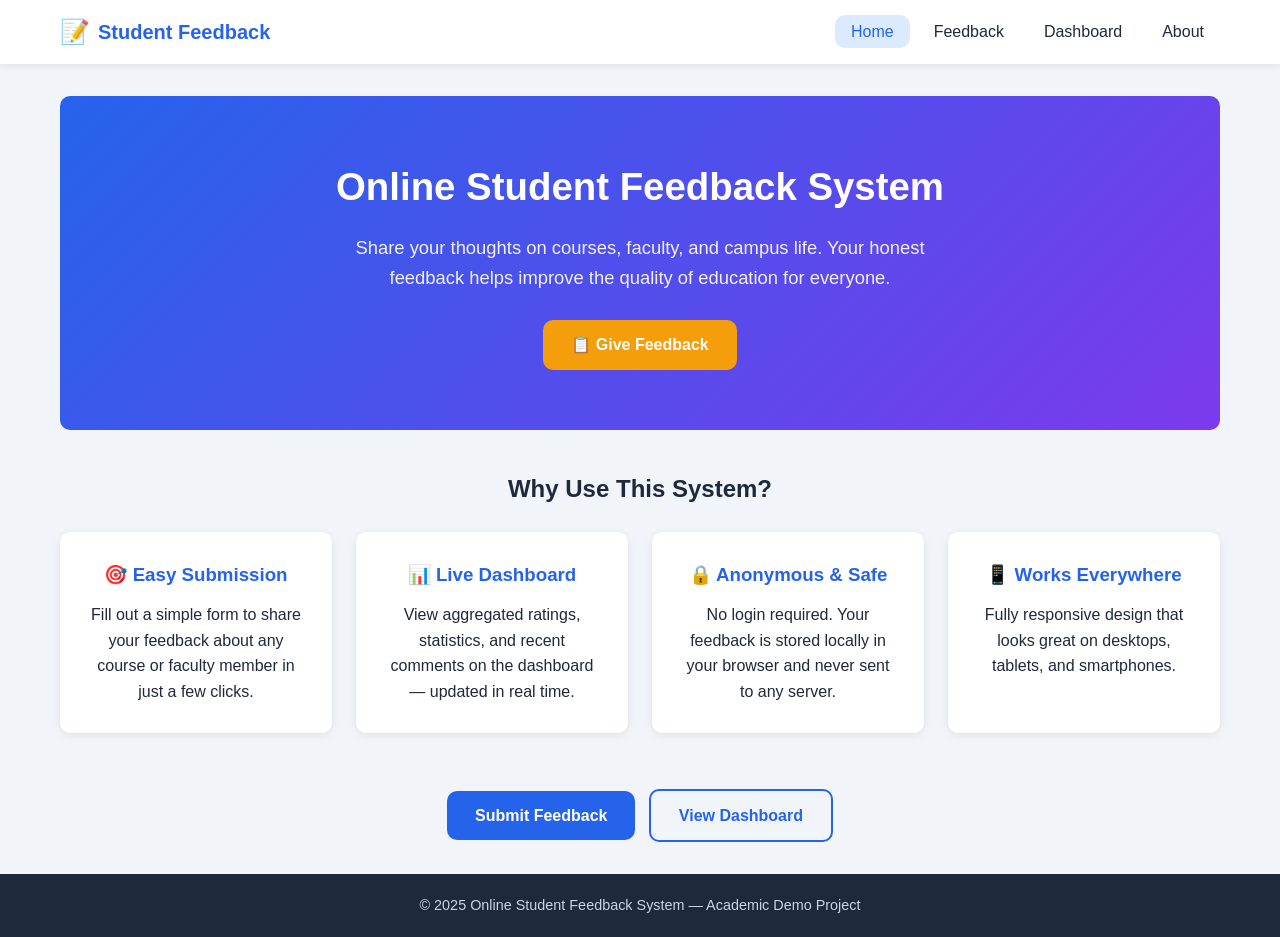
<file: index.html>
<!DOCTYPE html>
<html lang="en">
<head>
  <meta charset="UTF-8" />
  <meta name="viewport" content="width=device-width, initial-scale=1.0" />
  <title>Home — Online Student Feedback System</title>
  <link rel="stylesheet" href="style.css" />
</head>
<body>
  <!-- ======== Navigation ======== -->
  <nav class="navbar">
    <div class="nav-container">
      <a href="index.html" class="nav-brand">
        <span>📝</span> Student Feedback
      </a>
      <button class="nav-toggle" onclick="toggleNav()" aria-label="Toggle menu">☰</button>
      <ul class="nav-links" id="navLinks">
        <li><a href="index.html">Home</a></li>
        <li><a href="feedback.html">Feedback</a></li>
        <li><a href="dashboard.html">Dashboard</a></li>
        <li><a href="about.html">About</a></li>
      </ul>
    </div>
  </nav>

  <!-- ======== Hero Section ======== -->
  <main class="main-content">
    <section class="hero">
      <h1>Online Student Feedback System</h1>
      <p>
        Share your thoughts on courses, faculty, and campus life.
        Your honest feedback helps improve the quality of education for everyone.
      </p>
      <a href="feedback.html" class="btn btn-accent">📋 Give Feedback</a>
    </section>

    <!-- ======== Features ======== -->
    <h2 class="text-center mb-3">Why Use This System?</h2>
    <div class="card-grid">
      <div class="card text-center">
        <h3>🎯 Easy Submission</h3>
        <p>Fill out a simple form to share your feedback about any course or faculty member in just a few clicks.</p>
      </div>
      <div class="card text-center">
        <h3>📊 Live Dashboard</h3>
        <p>View aggregated ratings, statistics, and recent comments on the dashboard — updated in real time.</p>
      </div>
      <div class="card text-center">
        <h3>🔒 Anonymous &amp; Safe</h3>
        <p>No login required. Your feedback is stored locally in your browser and never sent to any server.</p>
      </div>
      <div class="card text-center">
        <h3>📱 Works Everywhere</h3>
        <p>Fully responsive design that looks great on desktops, tablets, and smartphones.</p>
      </div>
    </div>

    <!-- ======== Quick Links ======== -->
    <section class="text-center mt-3">
      <a href="feedback.html" class="btn btn-primary">Submit Feedback</a>
      &nbsp;
      <a href="dashboard.html" class="btn btn-outline">View Dashboard</a>
    </section>
  </main>

  <!-- ======== Footer ======== -->
  <footer class="footer">
    <p>&copy; 2025 Online Student Feedback System — Academic Demo Project</p>
  </footer>

  <script src="script.js"></script>
</body>
</html>
</file>
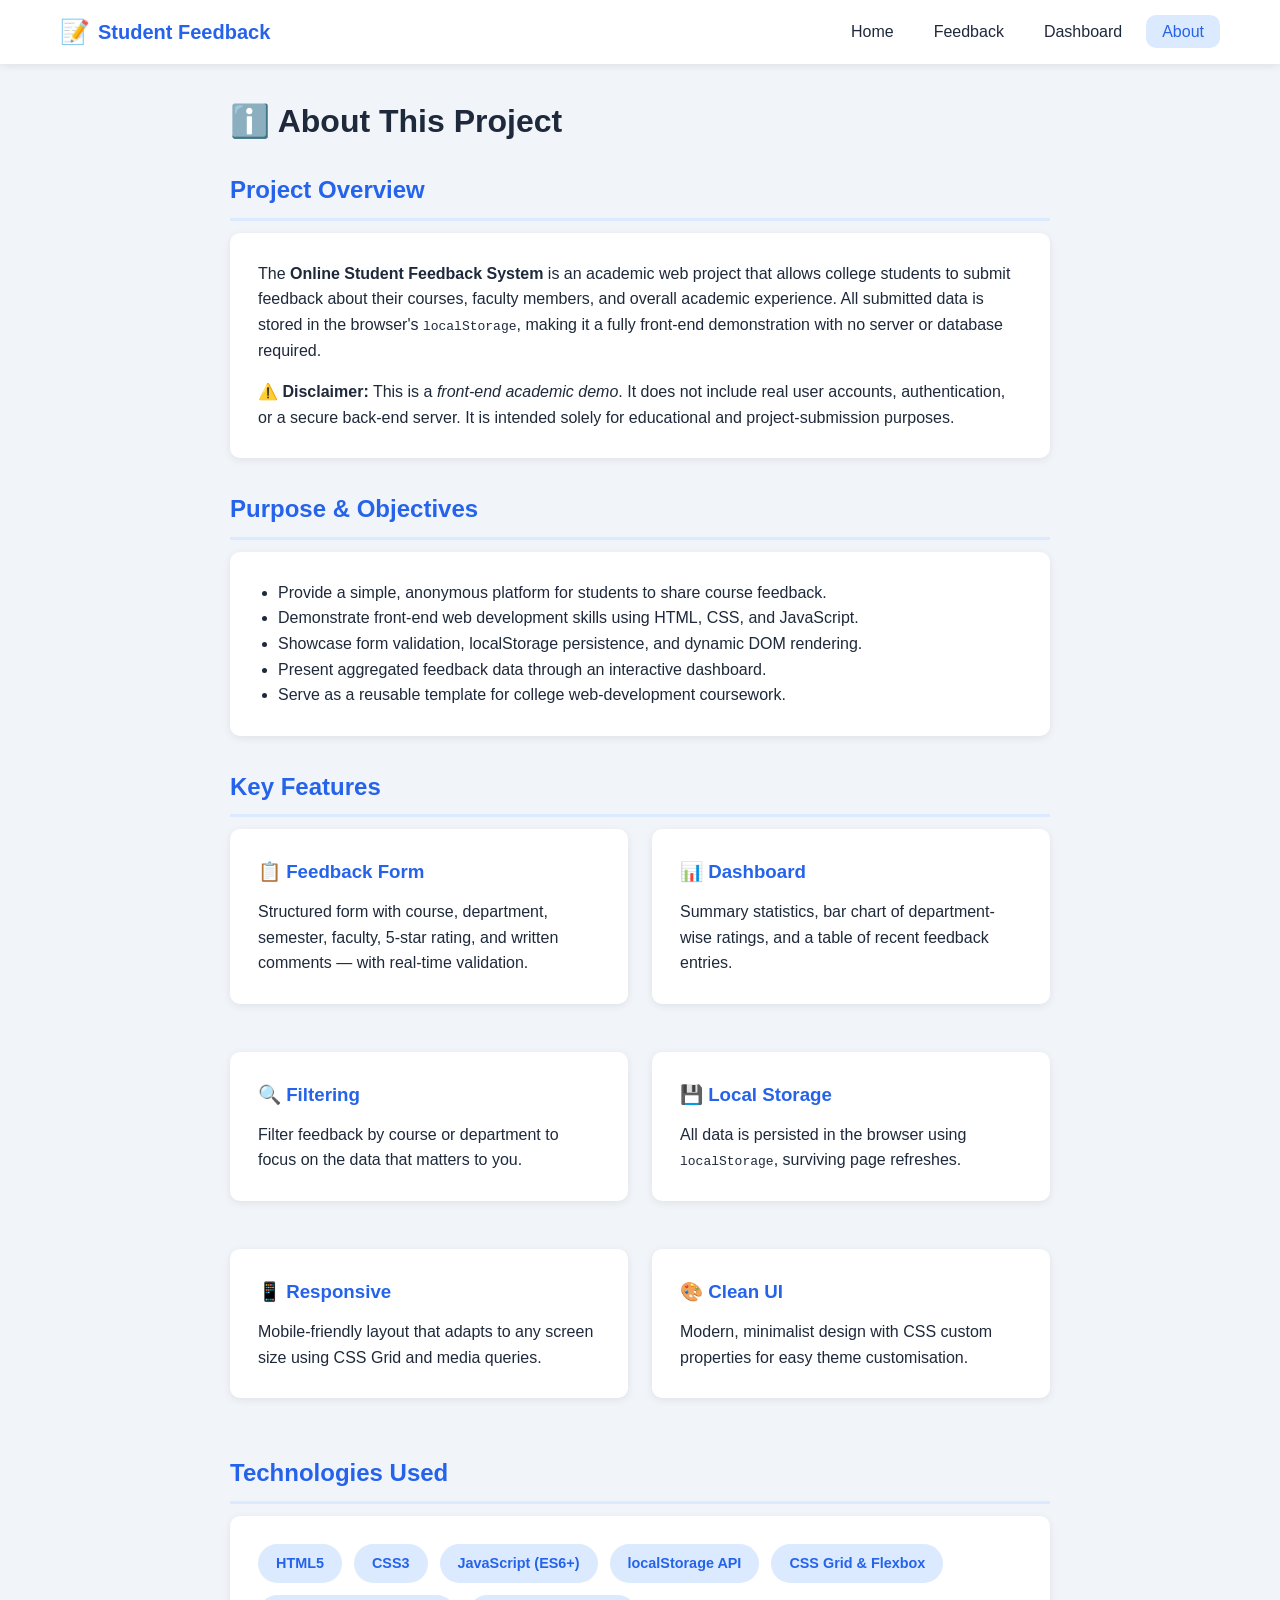
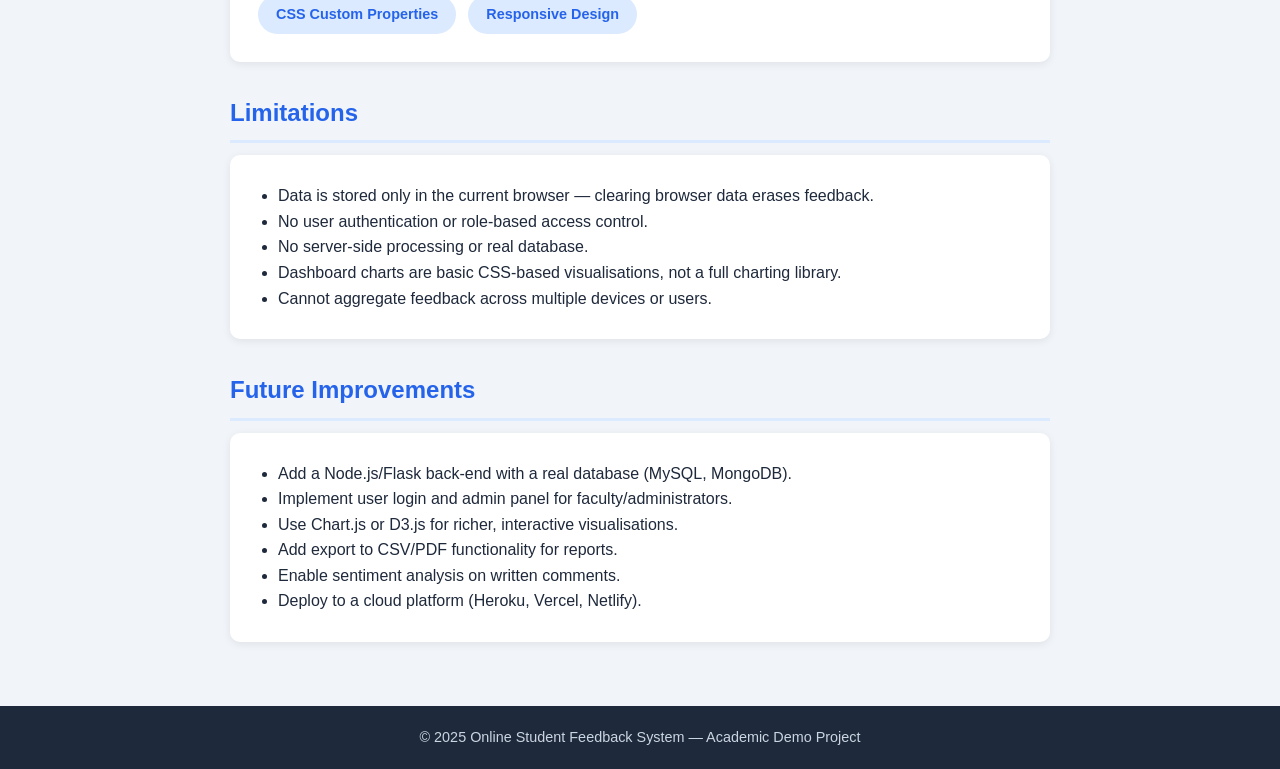
<file: about.html>
<!DOCTYPE html>
<html lang="en">
<head>
  <meta charset="UTF-8" />
  <meta name="viewport" content="width=device-width, initial-scale=1.0" />
  <title>About — Online Student Feedback System</title>
  <link rel="stylesheet" href="style.css" />
</head>
<body>
  <!-- ======== Navigation ======== -->
  <nav class="navbar">
    <div class="nav-container">
      <a href="index.html" class="nav-brand">
        <span>📝</span> Student Feedback
      </a>
      <button class="nav-toggle" onclick="toggleNav()" aria-label="Toggle menu">☰</button>
      <ul class="nav-links" id="navLinks">
        <li><a href="index.html">Home</a></li>
        <li><a href="feedback.html">Feedback</a></li>
        <li><a href="dashboard.html">Dashboard</a></li>
        <li><a href="about.html">About</a></li>
      </ul>
    </div>
  </nav>

  <!-- ======== About Content ======== -->
  <main class="main-content" style="max-width:860px;">
    <h1 class="mb-3">ℹ️ About This Project</h1>

    <section class="about-section">
      <h2>Project Overview</h2>
      <div class="card">
        <p>
          The <strong>Online Student Feedback System</strong> is an academic web project that allows
          college students to submit feedback about their courses, faculty members, and overall
          academic experience. All submitted data is stored in the browser's <code>localStorage</code>,
          making it a fully front-end demonstration with no server or database required.
        </p>
        <p class="mt-2">
          <strong>⚠️ Disclaimer:</strong> This is a <em>front-end academic demo</em>. It does not
          include real user accounts, authentication, or a secure back-end server. It is intended
          solely for educational and project-submission purposes.
        </p>
      </div>
    </section>

    <section class="about-section">
      <h2>Purpose &amp; Objectives</h2>
      <div class="card">
        <ul style="padding-left:20px;">
          <li>Provide a simple, anonymous platform for students to share course feedback.</li>
          <li>Demonstrate front-end web development skills using HTML, CSS, and JavaScript.</li>
          <li>Showcase form validation, localStorage persistence, and dynamic DOM rendering.</li>
          <li>Present aggregated feedback data through an interactive dashboard.</li>
          <li>Serve as a reusable template for college web-development coursework.</li>
        </ul>
      </div>
    </section>

    <section class="about-section">
      <h2>Key Features</h2>
      <div class="card-grid">
        <div class="card">
          <h3>📋 Feedback Form</h3>
          <p>Structured form with course, department, semester, faculty, 5-star rating, and written comments — with real-time validation.</p>
        </div>
        <div class="card">
          <h3>📊 Dashboard</h3>
          <p>Summary statistics, bar chart of department-wise ratings, and a table of recent feedback entries.</p>
        </div>
        <div class="card">
          <h3>🔍 Filtering</h3>
          <p>Filter feedback by course or department to focus on the data that matters to you.</p>
        </div>
        <div class="card">
          <h3>💾 Local Storage</h3>
          <p>All data is persisted in the browser using <code>localStorage</code>, surviving page refreshes.</p>
        </div>
        <div class="card">
          <h3>📱 Responsive</h3>
          <p>Mobile-friendly layout that adapts to any screen size using CSS Grid and media queries.</p>
        </div>
        <div class="card">
          <h3>🎨 Clean UI</h3>
          <p>Modern, minimalist design with CSS custom properties for easy theme customisation.</p>
        </div>
      </div>
    </section>

    <section class="about-section">
      <h2>Technologies Used</h2>
      <div class="card">
        <ul class="tech-list">
          <li>HTML5</li>
          <li>CSS3</li>
          <li>JavaScript (ES6+)</li>
          <li>localStorage API</li>
          <li>CSS Grid &amp; Flexbox</li>
          <li>CSS Custom Properties</li>
          <li>Responsive Design</li>
        </ul>
      </div>
    </section>

    <section class="about-section">
      <h2>Limitations</h2>
      <div class="card">
        <ul style="padding-left:20px;">
          <li>Data is stored only in the current browser — clearing browser data erases feedback.</li>
          <li>No user authentication or role-based access control.</li>
          <li>No server-side processing or real database.</li>
          <li>Dashboard charts are basic CSS-based visualisations, not a full charting library.</li>
          <li>Cannot aggregate feedback across multiple devices or users.</li>
        </ul>
      </div>
    </section>

    <section class="about-section">
      <h2>Future Improvements</h2>
      <div class="card">
        <ul style="padding-left:20px;">
          <li>Add a Node.js/Flask back-end with a real database (MySQL, MongoDB).</li>
          <li>Implement user login and admin panel for faculty/administrators.</li>
          <li>Use Chart.js or D3.js for richer, interactive visualisations.</li>
          <li>Add export to CSV/PDF functionality for reports.</li>
          <li>Enable sentiment analysis on written comments.</li>
          <li>Deploy to a cloud platform (Heroku, Vercel, Netlify).</li>
        </ul>
      </div>
    </section>
  </main>

  <!-- ======== Footer ======== -->
  <footer class="footer">
    <p>&copy; 2025 Online Student Feedback System — Academic Demo Project</p>
  </footer>

  <script src="script.js"></script>
</body>
</html>
</file>
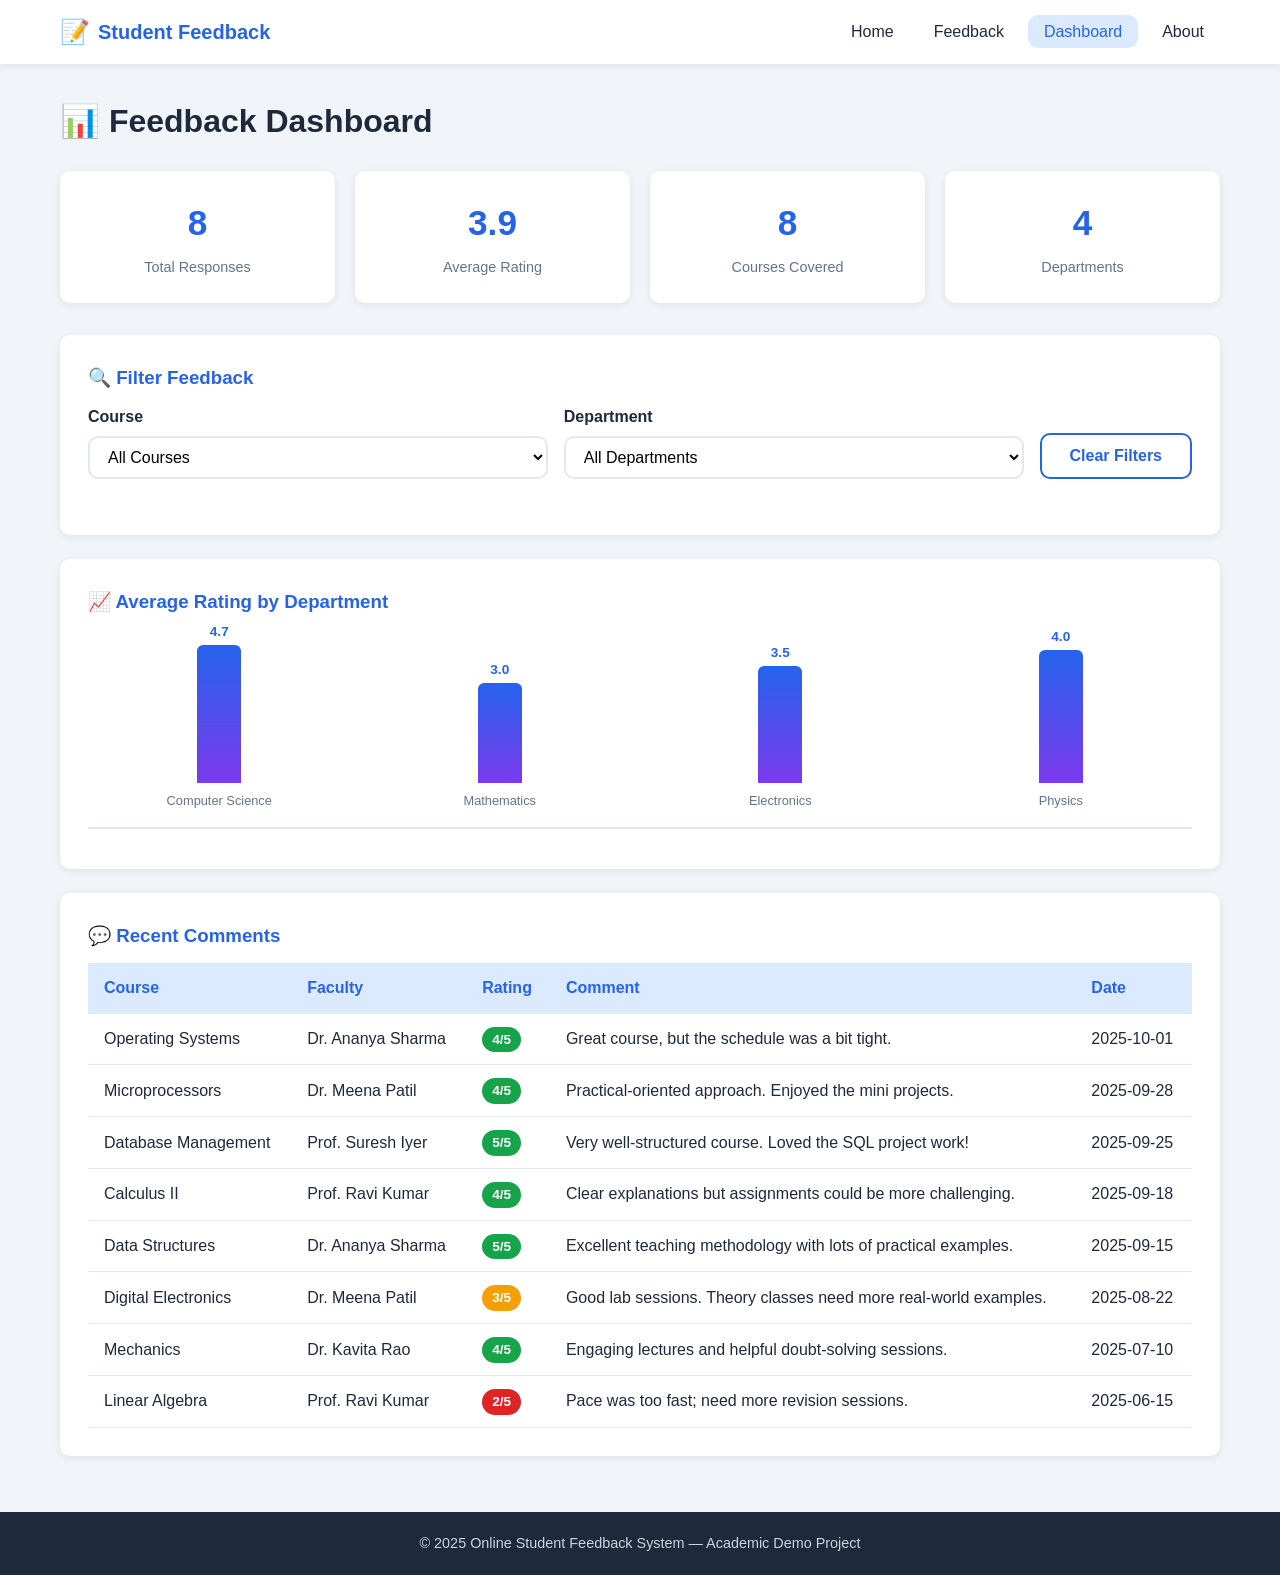
<file: dashboard.html>
<!DOCTYPE html>
<html lang="en">
<head>
  <meta charset="UTF-8" />
  <meta name="viewport" content="width=device-width, initial-scale=1.0" />
  <title>Dashboard — Online Student Feedback System</title>
  <link rel="stylesheet" href="style.css" />
</head>
<body>
  <!-- ======== Navigation ======== -->
  <nav class="navbar">
    <div class="nav-container">
      <a href="index.html" class="nav-brand">
        <span>📝</span> Student Feedback
      </a>
      <button class="nav-toggle" onclick="toggleNav()" aria-label="Toggle menu">☰</button>
      <ul class="nav-links" id="navLinks">
        <li><a href="index.html">Home</a></li>
        <li><a href="feedback.html">Feedback</a></li>
        <li><a href="dashboard.html">Dashboard</a></li>
        <li><a href="about.html">About</a></li>
      </ul>
    </div>
  </nav>

  <!-- ======== Dashboard ======== -->
  <main class="main-content" id="dashboardSection">
    <h1 class="mb-3">📊 Feedback Dashboard</h1>

    <!-- Stats Cards -->
    <div class="stats-row">
      <div class="stat-card">
        <div class="stat-value" id="statTotal">0</div>
        <div class="stat-label">Total Responses</div>
      </div>
      <div class="stat-card">
        <div class="stat-value" id="statAvg">0.0</div>
        <div class="stat-label">Average Rating</div>
      </div>
      <div class="stat-card">
        <div class="stat-value" id="statCourses">0</div>
        <div class="stat-label">Courses Covered</div>
      </div>
      <div class="stat-card">
        <div class="stat-value" id="statDepts">0</div>
        <div class="stat-label">Departments</div>
      </div>
    </div>

    <!-- Filters -->
    <div class="card">
      <h3>🔍 Filter Feedback</h3>
      <div class="filter-bar">
        <div class="form-group">
          <label for="filterCourse">Course</label>
          <select id="filterCourse">
            <option value="">All Courses</option>
          </select>
        </div>
        <div class="form-group">
          <label for="filterDept">Department</label>
          <select id="filterDept">
            <option value="">All Departments</option>
          </select>
        </div>
        <div>
          <button class="btn btn-outline" id="clearFilters">Clear Filters</button>
        </div>
      </div>
    </div>

    <!-- Bar Chart -->
    <div class="card">
      <h3>📈 Average Rating by Department</h3>
      <div class="bar-chart" id="barChart">
        <!-- Rendered by JS -->
      </div>
    </div>

    <!-- Recent Comments -->
    <div class="card">
      <h3>💬 Recent Comments</h3>
      <div style="overflow-x:auto;">
        <table class="comments-table">
          <thead>
            <tr>
              <th>Course</th>
              <th>Faculty</th>
              <th>Rating</th>
              <th>Comment</th>
              <th>Date</th>
            </tr>
          </thead>
          <tbody id="commentsBody">
            <!-- Rendered by JS -->
          </tbody>
        </table>
      </div>
    </div>
  </main>

  <!-- ======== Footer ======== -->
  <footer class="footer">
    <p>&copy; 2025 Online Student Feedback System — Academic Demo Project</p>
  </footer>

  <script src="script.js"></script>
</body>
</html>
</file>
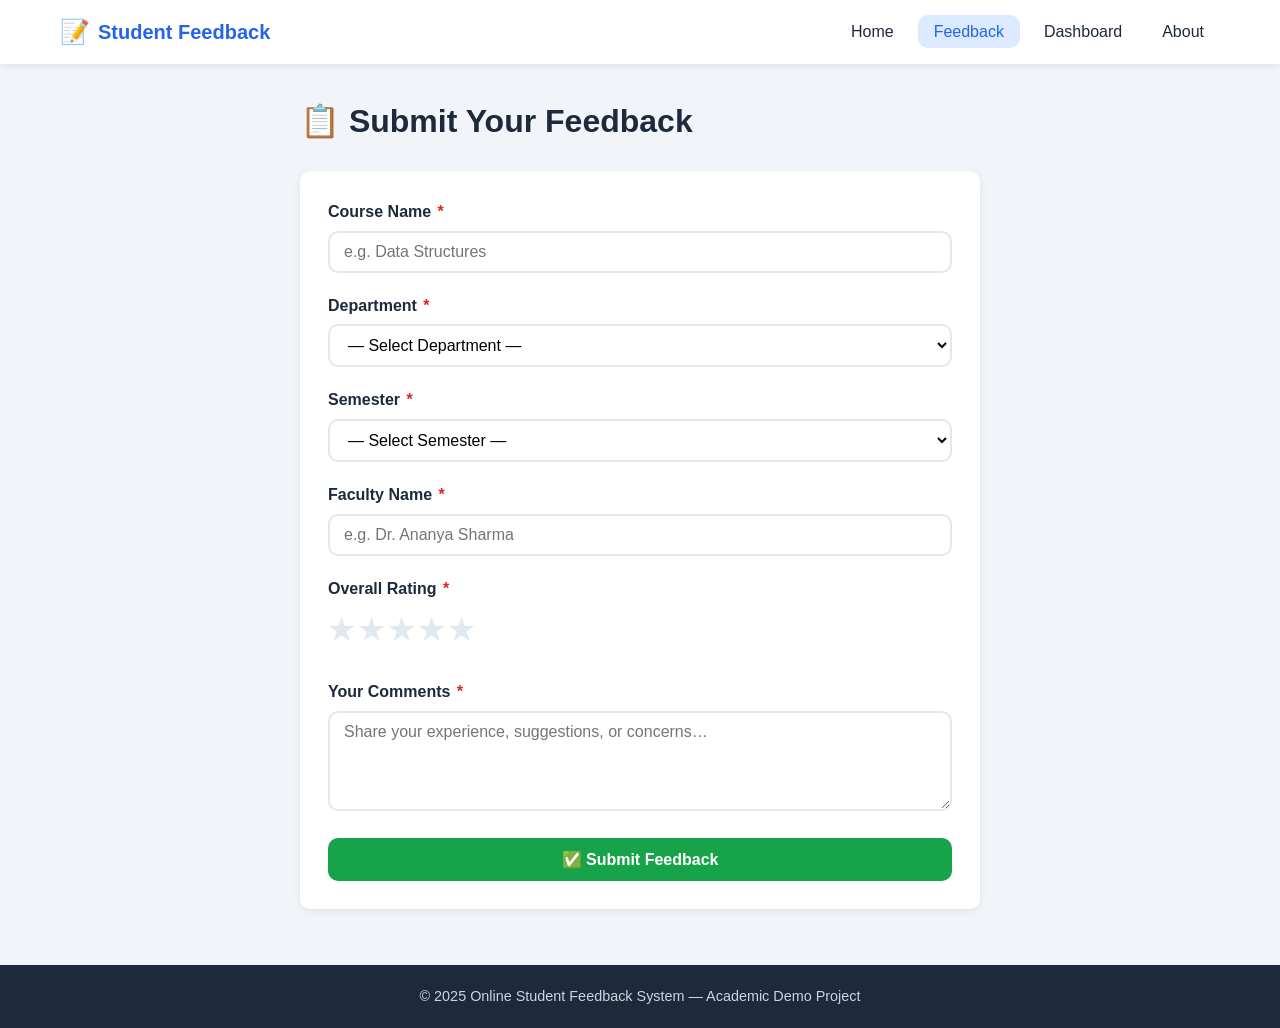
<file: feedback.html>
<!DOCTYPE html>
<html lang="en">
<head>
  <meta charset="UTF-8" />
  <meta name="viewport" content="width=device-width, initial-scale=1.0" />
  <title>Give Feedback — Online Student Feedback System</title>
  <link rel="stylesheet" href="style.css" />
</head>
<body>
  <!-- ======== Navigation ======== -->
  <nav class="navbar">
    <div class="nav-container">
      <a href="index.html" class="nav-brand">
        <span>📝</span> Student Feedback
      </a>
      <button class="nav-toggle" onclick="toggleNav()" aria-label="Toggle menu">☰</button>
      <ul class="nav-links" id="navLinks">
        <li><a href="index.html">Home</a></li>
        <li><a href="feedback.html">Feedback</a></li>
        <li><a href="dashboard.html">Dashboard</a></li>
        <li><a href="about.html">About</a></li>
      </ul>
    </div>
  </nav>

  <!-- ======== Feedback Form ======== -->
  <main class="main-content" style="max-width:720px;">
    <h1 class="mb-3">📋 Submit Your Feedback</h1>

    <form id="feedbackForm" class="card" novalidate>
      <!-- Course Name -->
      <div class="form-group">
        <label for="course">Course Name <span class="required">*</span></label>
        <input type="text" id="course" placeholder="e.g. Data Structures" />
        <p class="error-msg">Please enter the course name.</p>
      </div>

      <!-- Department -->
      <div class="form-group">
        <label for="department">Department <span class="required">*</span></label>
        <select id="department">
          <option value="">— Select Department —</option>
          <option value="Computer Science">Computer Science</option>
          <option value="Electronics">Electronics</option>
          <option value="Mathematics">Mathematics</option>
          <option value="Physics">Physics</option>
          <option value="Chemistry">Chemistry</option>
          <option value="Mechanical">Mechanical</option>
          <option value="Civil">Civil</option>
          <option value="Other">Other</option>
        </select>
        <p class="error-msg">Please select a department.</p>
      </div>

      <!-- Semester -->
      <div class="form-group">
        <label for="semester">Semester <span class="required">*</span></label>
        <select id="semester">
          <option value="">— Select Semester —</option>
          <option value="Spring 2025">Spring 2025</option>
          <option value="Fall 2025">Fall 2025</option>
          <option value="Spring 2026">Spring 2026</option>
          <option value="Fall 2026">Fall 2026</option>
        </select>
        <p class="error-msg">Please select a semester.</p>
      </div>

      <!-- Faculty Name -->
      <div class="form-group">
        <label for="faculty">Faculty Name <span class="required">*</span></label>
        <input type="text" id="faculty" placeholder="e.g. Dr. Ananya Sharma" />
        <p class="error-msg">Please enter the faculty name.</p>
      </div>

      <!-- Star Rating -->
      <div class="form-group" id="ratingGroup">
        <label>Overall Rating <span class="required">*</span></label>
        <div class="star-rating">
          <input type="radio" id="star5" name="rating" value="5" /><label for="star5" title="5 — Excellent">★</label>
          <input type="radio" id="star4" name="rating" value="4" /><label for="star4" title="4 — Very Good">★</label>
          <input type="radio" id="star3" name="rating" value="3" /><label for="star3" title="3 — Good">★</label>
          <input type="radio" id="star2" name="rating" value="2" /><label for="star2" title="2 — Fair">★</label>
          <input type="radio" id="star1" name="rating" value="1" /><label for="star1" title="1 — Poor">★</label>
        </div>
        <p class="error-msg">Please select a rating.</p>
      </div>

      <!-- Comments -->
      <div class="form-group">
        <label for="comment">Your Comments <span class="required">*</span></label>
        <textarea id="comment" placeholder="Share your experience, suggestions, or concerns…"></textarea>
        <p class="error-msg">Please enter your comments.</p>
      </div>

      <!-- Submit -->
      <button type="submit" class="btn btn-success" style="width:100%;">✅ Submit Feedback</button>
    </form>
  </main>

  <!-- ======== Confirmation Modal ======== -->
  <div class="modal-overlay" id="confirmModal">
    <div class="modal-box">
      <div class="modal-icon">✅</div>
      <h2>Thank You!</h2>
      <p>Your feedback has been submitted successfully and saved locally.</p>
      <a href="dashboard.html" class="btn btn-primary">View Dashboard</a>
      &nbsp;
      <button class="btn btn-outline" onclick="closeModal()">Close</button>
    </div>
  </div>

  <!-- ======== Footer ======== -->
  <footer class="footer">
    <p>&copy; 2025 Online Student Feedback System — Academic Demo Project</p>
  </footer>

  <script src="script.js"></script>
</body>
</html>
</file>
<file: style.css>
/* ============================================================
   Online Student Feedback System — Shared Stylesheet
   Technologies: Pure CSS (no frameworks)
   ============================================================ */

/* ---------- CSS Variables (easy to customise) ---------- */
:root {
  --primary: #2563eb;
  --primary-dark: #1d4ed8;
  --primary-light: #dbeafe;
  --accent: #f59e0b;
  --success: #16a34a;
  --danger: #dc2626;
  --bg: #f1f5f9;
  --surface: #ffffff;
  --text: #1e293b;
  --text-light: #64748b;
  --border: #e2e8f0;
  --radius: 10px;
  --shadow: 0 2px 8px rgba(0, 0, 0, 0.08);
  --transition: 0.25s ease;
}

/* ---------- Reset & Base ---------- */
*,
*::before,
*::after {
  margin: 0;
  padding: 0;
  box-sizing: border-box;
}

html {
  scroll-behavior: smooth;
}

body {
  font-family: "Segoe UI", Roboto, "Helvetica Neue", Arial, sans-serif;
  background: var(--bg);
  color: var(--text);
  line-height: 1.6;
  min-height: 100vh;
  display: flex;
  flex-direction: column;
}

a {
  color: var(--primary);
  text-decoration: none;
  transition: color var(--transition);
}
a:hover {
  color: var(--primary-dark);
}

img {
  max-width: 100%;
}

/* ---------- Navigation ---------- */
.navbar {
  background: var(--surface);
  box-shadow: var(--shadow);
  position: sticky;
  top: 0;
  z-index: 100;
}

.nav-container {
  max-width: 1200px;
  margin: 0 auto;
  padding: 0 20px;
  display: flex;
  align-items: center;
  justify-content: space-between;
  height: 64px;
}

.nav-brand {
  font-size: 1.25rem;
  font-weight: 700;
  color: var(--primary);
  display: flex;
  align-items: center;
  gap: 8px;
}

.nav-brand span {
  font-size: 1.5rem;
}

.nav-links {
  list-style: none;
  display: flex;
  gap: 8px;
}

.nav-links a {
  padding: 8px 16px;
  border-radius: var(--radius);
  font-weight: 500;
  color: var(--text);
  transition: background var(--transition), color var(--transition);
}

.nav-links a:hover,
.nav-links a.active {
  background: var(--primary-light);
  color: var(--primary);
}

/* Hamburger (mobile) */
.nav-toggle {
  display: none;
  background: none;
  border: none;
  font-size: 1.6rem;
  cursor: pointer;
  color: var(--text);
}

/* ---------- Main Content Wrapper ---------- */
.main-content {
  flex: 1;
  max-width: 1200px;
  width: 100%;
  margin: 0 auto;
  padding: 32px 20px;
}

/* ---------- Hero Section (Home) ---------- */
.hero {
  text-align: center;
  padding: 60px 20px;
  background: linear-gradient(135deg, var(--primary), #7c3aed);
  color: #fff;
  border-radius: var(--radius);
  margin-bottom: 40px;
}

.hero h1 {
  font-size: 2.4rem;
  margin-bottom: 16px;
}

.hero p {
  font-size: 1.15rem;
  max-width: 600px;
  margin: 0 auto 28px;
  opacity: 0.92;
}

/* ---------- Buttons ---------- */
.btn {
  display: inline-block;
  padding: 12px 28px;
  font-size: 1rem;
  font-weight: 600;
  border: none;
  border-radius: var(--radius);
  cursor: pointer;
  transition: background var(--transition), transform var(--transition);
  text-align: center;
}

.btn:hover {
  transform: translateY(-2px);
}

.btn-primary {
  background: var(--primary);
  color: #fff;
}
.btn-primary:hover {
  background: var(--primary-dark);
  color: #fff;
}

.btn-accent {
  background: var(--accent);
  color: #fff;
}
.btn-accent:hover {
  background: #d97706;
  color: #fff;
}

.btn-outline {
  background: transparent;
  border: 2px solid var(--primary);
  color: var(--primary);
}
.btn-outline:hover {
  background: var(--primary);
  color: #fff;
}

.btn-success {
  background: var(--success);
  color: #fff;
}
.btn-success:hover {
  background: #15803d;
  color: #fff;
}

/* ---------- Cards ---------- */
.card {
  background: var(--surface);
  border-radius: var(--radius);
  box-shadow: var(--shadow);
  padding: 28px;
  margin-bottom: 24px;
  transition: box-shadow var(--transition);
}

.card:hover {
  box-shadow: 0 4px 16px rgba(0, 0, 0, 0.12);
}

.card h3 {
  margin-bottom: 12px;
  color: var(--primary);
}

/* Grid layout for feature cards */
.card-grid {
  display: grid;
  grid-template-columns: repeat(auto-fit, minmax(260px, 1fr));
  gap: 24px;
  margin-bottom: 32px;
}

/* ---------- Forms ---------- */
.form-group {
  margin-bottom: 20px;
}

.form-group label {
  display: block;
  font-weight: 600;
  margin-bottom: 6px;
}

.form-group label .required {
  color: var(--danger);
  margin-left: 2px;
}

.form-group input,
.form-group select,
.form-group textarea {
  width: 100%;
  padding: 10px 14px;
  border: 2px solid var(--border);
  border-radius: var(--radius);
  font-size: 1rem;
  font-family: inherit;
  transition: border-color var(--transition);
  background: var(--surface);
}

.form-group input:focus,
.form-group select:focus,
.form-group textarea:focus {
  outline: none;
  border-color: var(--primary);
}

.form-group textarea {
  resize: vertical;
  min-height: 100px;
}

.form-group .error-msg {
  color: var(--danger);
  font-size: 0.85rem;
  margin-top: 4px;
  display: none;
}

.form-group.has-error input,
.form-group.has-error select,
.form-group.has-error textarea {
  border-color: var(--danger);
}

.form-group.has-error .error-msg {
  display: block;
}

/* Star rating widget */
.star-rating {
  display: flex;
  gap: 4px;
  flex-direction: row-reverse;
  justify-content: flex-end;
}

.star-rating input {
  display: none;
}

.star-rating label {
  font-size: 1.8rem;
  color: var(--border);
  cursor: pointer;
  transition: color var(--transition);
}

.star-rating input:checked ~ label,
.star-rating label:hover,
.star-rating label:hover ~ label {
  color: var(--accent);
}

/* ---------- Toast / Confirmation ---------- */
.toast {
  position: fixed;
  bottom: 30px;
  right: 30px;
  background: var(--success);
  color: #fff;
  padding: 16px 24px;
  border-radius: var(--radius);
  box-shadow: 0 4px 12px rgba(0, 0, 0, 0.2);
  font-weight: 600;
  transform: translateY(120%);
  transition: transform 0.4s ease;
  z-index: 200;
}

.toast.show {
  transform: translateY(0);
}

/* ---------- Dashboard ---------- */
.stats-row {
  display: grid;
  grid-template-columns: repeat(auto-fit, minmax(200px, 1fr));
  gap: 20px;
  margin-bottom: 32px;
}

.stat-card {
  background: var(--surface);
  border-radius: var(--radius);
  box-shadow: var(--shadow);
  padding: 24px;
  text-align: center;
}

.stat-card .stat-value {
  font-size: 2.2rem;
  font-weight: 700;
  color: var(--primary);
}

.stat-card .stat-label {
  font-size: 0.9rem;
  color: var(--text-light);
  margin-top: 4px;
}

/* Filter bar */
.filter-bar {
  display: flex;
  gap: 16px;
  flex-wrap: wrap;
  margin-bottom: 28px;
  align-items: flex-end;
}

.filter-bar .form-group {
  margin-bottom: 0;
  flex: 1;
  min-width: 180px;
}

/* Simple bar chart */
.bar-chart {
  display: flex;
  align-items: flex-end;
  gap: 18px;
  height: 200px;
  padding: 16px 0;
  border-bottom: 2px solid var(--border);
  margin-bottom: 12px;
}

.bar-chart .bar-wrapper {
  flex: 1;
  display: flex;
  flex-direction: column;
  align-items: center;
  height: 100%;
  justify-content: flex-end;
}

.bar-chart .bar {
  width: 44px;
  background: linear-gradient(180deg, var(--primary), #7c3aed);
  border-radius: 6px 6px 0 0;
  transition: height 0.6s ease;
  position: relative;
}

.bar-chart .bar .bar-value {
  position: absolute;
  top: -24px;
  left: 50%;
  transform: translateX(-50%);
  font-weight: 700;
  font-size: 0.85rem;
  color: var(--primary);
}

.bar-chart .bar-label {
  margin-top: 8px;
  font-size: 0.8rem;
  color: var(--text-light);
  text-align: center;
  word-break: break-word;
}

/* Comments table */
.comments-table {
  width: 100%;
  border-collapse: collapse;
}

.comments-table th,
.comments-table td {
  padding: 12px 16px;
  text-align: left;
  border-bottom: 1px solid var(--border);
}

.comments-table th {
  background: var(--primary-light);
  color: var(--primary);
  font-weight: 600;
}

.comments-table tr:hover td {
  background: #f8fafc;
}

/* Rating badge */
.rating-badge {
  display: inline-block;
  padding: 2px 10px;
  border-radius: 20px;
  font-weight: 600;
  font-size: 0.85rem;
  color: #fff;
}

.rating-badge.high {
  background: var(--success);
}
.rating-badge.mid {
  background: var(--accent);
}
.rating-badge.low {
  background: var(--danger);
}

/* ---------- About Page ---------- */
.about-section {
  margin-bottom: 32px;
}

.about-section h2 {
  color: var(--primary);
  margin-bottom: 12px;
  padding-bottom: 8px;
  border-bottom: 3px solid var(--primary-light);
}

.tech-list {
  list-style: none;
  display: flex;
  flex-wrap: wrap;
  gap: 12px;
}

.tech-list li {
  background: var(--primary-light);
  color: var(--primary);
  padding: 8px 18px;
  border-radius: 20px;
  font-weight: 600;
  font-size: 0.9rem;
}

/* ---------- Footer ---------- */
.footer {
  background: var(--text);
  color: #cbd5e1;
  text-align: center;
  padding: 20px;
  margin-top: auto;
  font-size: 0.9rem;
}

.footer a {
  color: #93c5fd;
}

/* ---------- Utility ---------- */
.text-center {
  text-align: center;
}
.mt-1 {
  margin-top: 8px;
}
.mt-2 {
  margin-top: 16px;
}
.mt-3 {
  margin-top: 24px;
}
.mb-2 {
  margin-bottom: 16px;
}
.mb-3 {
  margin-bottom: 24px;
}

/* Confirmation modal overlay */
.modal-overlay {
  display: none;
  position: fixed;
  inset: 0;
  background: rgba(0, 0, 0, 0.45);
  z-index: 300;
  justify-content: center;
  align-items: center;
}

.modal-overlay.show {
  display: flex;
}

.modal-box {
  background: var(--surface);
  border-radius: var(--radius);
  padding: 36px;
  max-width: 440px;
  width: 90%;
  text-align: center;
  box-shadow: 0 8px 30px rgba(0, 0, 0, 0.2);
  animation: modalIn 0.35s ease;
}

@keyframes modalIn {
  from {
    opacity: 0;
    transform: scale(0.9);
  }
  to {
    opacity: 1;
    transform: scale(1);
  }
}

.modal-box .modal-icon {
  font-size: 3rem;
  margin-bottom: 12px;
}

.modal-box h2 {
  margin-bottom: 8px;
  color: var(--success);
}

.modal-box p {
  color: var(--text-light);
  margin-bottom: 20px;
}

/* ---------- Responsive ---------- */
@media (max-width: 768px) {
  .nav-links {
    display: none;
    flex-direction: column;
    position: absolute;
    top: 64px;
    left: 0;
    right: 0;
    background: var(--surface);
    box-shadow: var(--shadow);
    padding: 12px 20px;
  }

  .nav-links.open {
    display: flex;
  }

  .nav-toggle {
    display: block;
  }

  .hero h1 {
    font-size: 1.7rem;
  }

  .hero p {
    font-size: 1rem;
  }

  .bar-chart .bar {
    width: 28px;
  }

  .comments-table th,
  .comments-table td {
    padding: 8px 10px;
    font-size: 0.85rem;
  }

  .filter-bar {
    flex-direction: column;
  }
}

@media (max-width: 480px) {
  .stats-row {
    grid-template-columns: 1fr 1fr;
  }

  .hero {
    padding: 36px 16px;
  }
}
</file>
